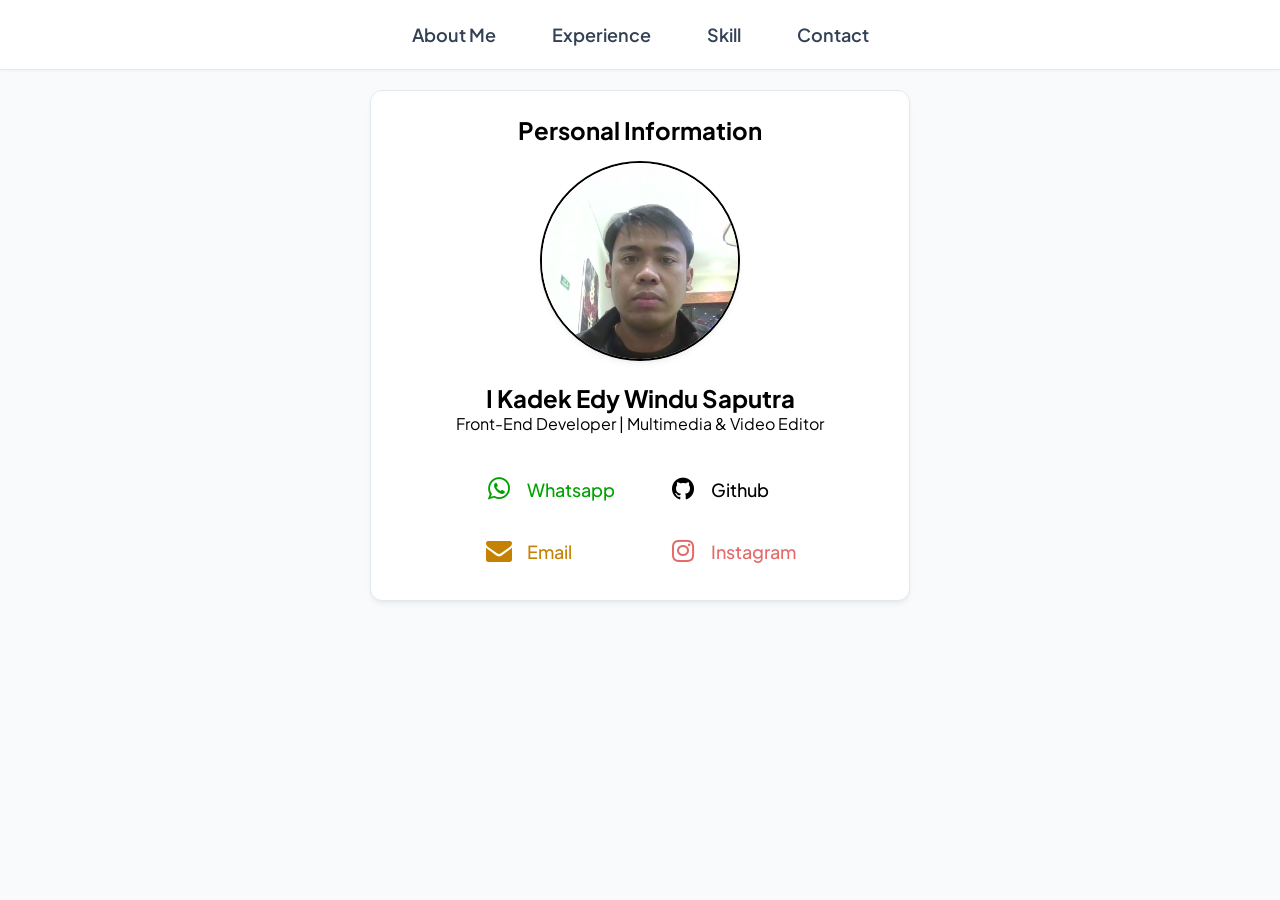
<file: TUGAS_3/index.html>
<!DOCTYPE html>
<html lang="en">
<head>
    <meta charset="UTF-8">
    <meta name="viewport" content="width=device-width, initial-scale=1.0">
    <title>Biodata Pribadi</title>
    <link rel="icon" href="">
    <link rel="stylesheet" href="https://cdnjs.cloudflare.com/ajax/libs/font-awesome/4.7.0/css/font-awesome.min.css">
    <link rel="preconnect" href="https://fonts.googleapis.com">
    <link rel="preconnect" href="https://fonts.gstatic.com" crossorigin>
    <link href="https://fonts.googleapis.com/css2?family=Plus+Jakarta+Sans:wght@400;500;600;700;800&display=swap" rel="stylesheet">
    <link rel="stylesheet" href="css/style.css">
    <style>
        body {
            font-family: 'Plus Jakarta Sans', -apple-system, BlinkMacSystemFont, "Segoe UI", Roboto, sans-serif;
            background-color: #f8fafc;
            display: flex;
            flex-direction: column;
            align-items: center;
            gap: 20px;
            min-height: 100vh;
        }
        section img {
            border: 2px solid black;
            width: 200px;
            height: 200px;
            object-fit: cover;
            border-radius: 50%;
            box-shadow: 0 4px 6px -1px rgba(0, 0, 0, 0.05), 0 2px 4px -2px rgba(0, 0, 0, 0.05);
            transition: 0.3s;
        }
        section img:hover {
            width: 230px;
            height: 230px;
            box-shadow: 0px 30px 100px 20px rgba(34, 100, 255, 0.10);
        }
        section table {
            min-width: 500px;
            min-height: 40px;
            padding: 4px 16px;
        }
        section table thead tr td{
            text-align: center;
        }
        .information-socialmedia {
            display: grid;
            grid-template-columns: 160px 160px; 
            column-gap: 24px;        /* Jarak celah di tengah */
            row-gap: 12px;           /* Jarak baris atas-bawah */
            justify-content: center; /* Posisikan grid tepat di tengah kartu */
            width: 100%;
            margin-top: 8px;
        }

        .information-socialmedia a {
            display: flex;
            align-items: center;
            gap: 12px;
            text-decoration: none;
            padding: 8px 14px;
            border-radius: 10px;
            border: 1px solid transparent;
            transition: all 0.25s ease;
        }

        .information-socialmedia a:hover {
            background-color: #f1f5f9;
            border-color: #e2e8f0;
            transform: translateY(-2px);
            box-shadow: 0 4px 10px rgba(0, 0, 0, 0.05);
        }

        .information-socialmedia a i {
            width: 32px;
            height: 32px;
            display: inline-flex;
            align-items: center;
            justify-content: center;
            font-size: 26px;
            flex-shrink: 0;
            text-align: center;
        }

        .information-socialmedia a span {
            font-size: 18px;
            font-weight: 500;
        }

        @media (max-width: 640px) {
            nav {
                padding: 12px 0;
                min-height: auto;
            }
            nav ul {
                gap: 0.5rem;
            }
            nav ul li a {
                font-size: 15px;
                padding: 6px 12px;
            }
        }
    </style>
</head>
<body>
    <nav>
        <ul>
            <li><a href="about.html">About Me</a></li>
            <li><a href="experience.html">Experience</a></li>
            <li><a href="skills.html">Skill</a></li>
            <li><a href="contact.html">Contact</a></li>
        </ul>
    </nav>
    <!-- Informasi Pribadi -->
    <section class="information-section">
        <h1>Personal Information</h1>
        <img src="assets/foto_pribadi.webp" alt="">
        <table>
            <thead>
                <tr>
                    <td colspan="3"><h2>
                        I Kadek Edy Windu Saputra</h2>Front-End Developer | Multimedia & Video Editor</td>
                    </tr>
                </thead>
        </table>
        <div class="information-socialmedia">
            <!-- WhatsApp -->
            <a href="https://whatsapp.com" target="_blank" rel="noopener noreferrer" style="color: rgb(0, 162, 0)">
                <i class="fa fa-whatsapp"></i>
                <span>Whatsapp</span>
            </a>
            <!-- GitHub -->
            <a href="https://github.com/edywinduu" target="_blank" rel="noopener noreferrer" style="color: black">
                <i class="fa fa-github" aria-hidden="true"></i>
                <span>Github</span>
            </a>
            <!-- Email -->
            <a href="mailto:edywindu7@gmail.com" style="color: rgb(197, 129, 2)">
                <i class="fa fa-envelope" aria-hidden="true"></i>
                <span>Email</span>
            </a>
            <!-- Instagram -->
            <a href="https://instagram.com/edywinduu" target="_blank" rel="noopener noreferrer" style="color: rgb(229,105,105)">
                <i class="fa fa-instagram" aria-hidden="true"></i>
                <span>Instagram</span>
            </a>
        </div>
    </section>
    <!-- <footer>
        @2026 Edy Windu. All Rights Reserved
    </footer> -->
</body>
</html>
</file>
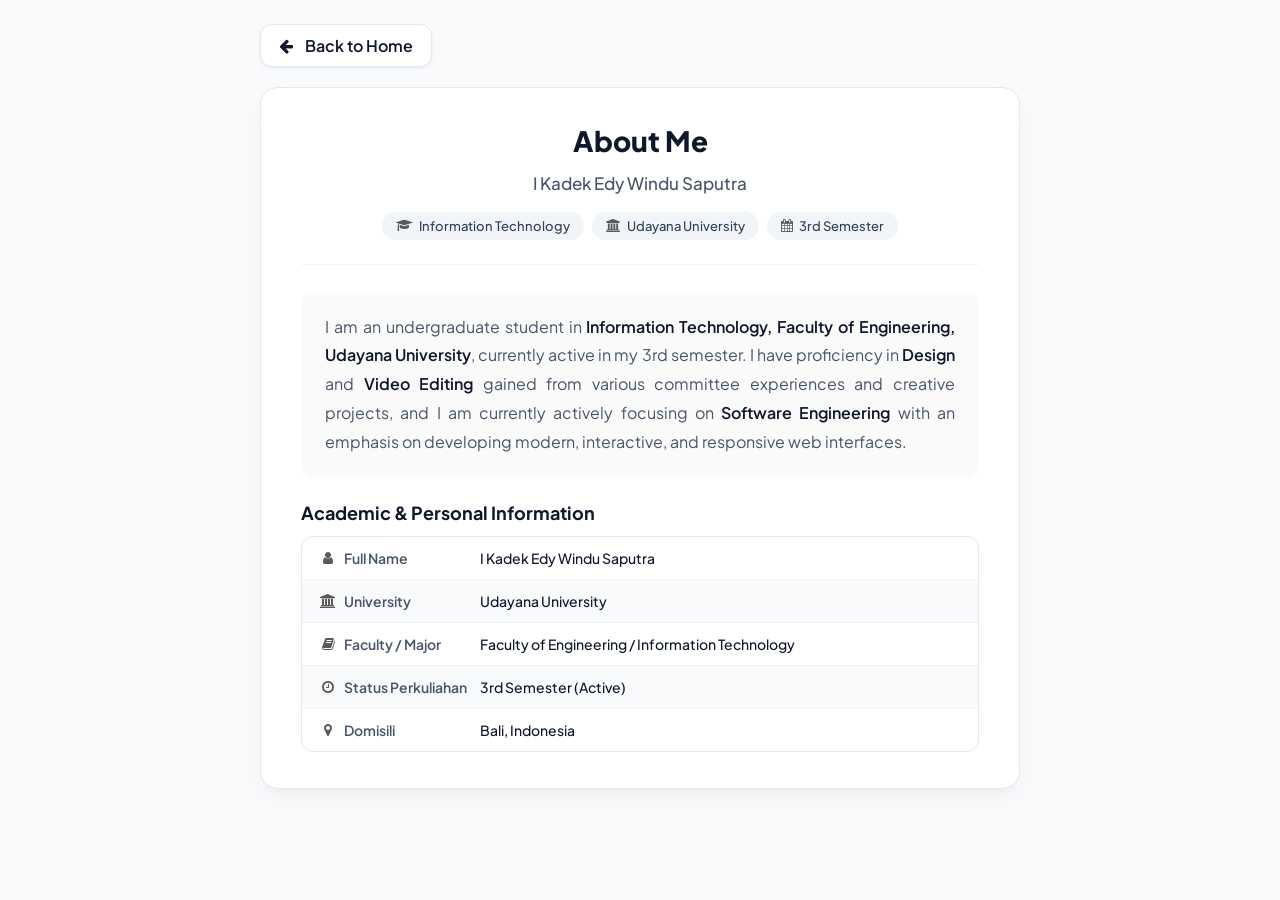
<file: TUGAS_3/about.html>
<!DOCTYPE html>
<html lang="id">
<head>
    <meta charset="UTF-8">
    <meta name="viewport" content="width=device-width, initial-scale=1.0">
    <title>About Me - I Kadek Edy Windu Saputra</title>
    <!-- Google Fonts & Font Awesome -->
    <link rel="preconnect" href="https://fonts.googleapis.com">
    <link rel="preconnect" href="https://fonts.gstatic.com" crossorigin>
    <link href="https://fonts.googleapis.com/css2?family=Plus+Jakarta+Sans:wght@400;500;600;700;800&display=swap" rel="stylesheet">
    <link rel="stylesheet" href="https://cdnjs.cloudflare.com/ajax/libs/font-awesome/4.7.0/css/font-awesome.min.css">
    <link rel="stylesheet" href="css/style.css">

    <style>
        body {
            font-family: 'Plus Jakarta Sans', -apple-system, BlinkMacSystemFont, "Segoe UI", Roboto, sans-serif;
            background-color: #f8fafc;
            color: var(--text-main);
            padding: 24px 20px 48px;
            display: flex;
            flex-direction: column;
            align-items: center;
            min-height: 100vh;
            gap: 20px;
        }
        /* About Section Card */
        section.about-section {
            background-color: var(--card-bg);
            border-radius: 18px;
            width: 100%;
            max-width: 100%;
            padding: 36px 40px;
            box-shadow: 0 10px 25px -5px rgba(0, 0, 0, 0.05), 0 8px 10px -6px rgba(0, 0, 0, 0.03);
            border: 1px solid var(--border-color);
            display: flex;
            flex-direction: column;
            align-items: center;
            gap: 28px;
            text-align: left;
        }

        /* Profile Header */
        .about-header {
            display: flex;
            flex-direction: column;
            align-items: center;
            text-align: center;
            gap: 14px;
            width: 100%;
            padding-bottom: 24px;
            border-bottom: 1px solid #f1f5f9;
        }

        .about-badge {
            display: inline-block;
            background-color: var(--primary-light);
            color: var(--primary);
            font-size: 13px;
            font-weight: 700;
            letter-spacing: 0.5px;
            text-transform: uppercase;
            padding: 4px 12px;
            border-radius: 20px;
            border: 1px solid #bfdbfe;
        }

        .about-header h1 {
            font-size: 28px;
            font-weight: 800;
            color: var(--text-main);
            margin: 0;
            line-height: 1.2;
        }

        .about-header h2 {
            font-size: 17px;
            font-weight: 500;
            color: var(--text-muted);
            margin: 0;
        }

        .meta-pills {
            display: flex;
            flex-wrap: wrap;
            justify-content: center;
            gap: 8px;
            margin-top: 4px;
        }

        .meta-pill {
            display: inline-flex;
            align-items: center;
            gap: 6px;
            font-size: 13px;
            color: #334155;
            background-color: #f1f5f9;
            padding: 6px 14px;
            border-radius: 20px;
            font-weight: 500;
        }

        .meta-pill i {
            color: var(--primary);
        }

        /* Bio Content */
        .about-body {
            width: 100%;
            display: flex;
            flex-direction: column;
            gap: 24px;
        }

        .bio-text {
            font-size: 16px;
            line-height: 1.8;
            color: var(--text-muted);
            text-align: justify;
            background: #fafafa;
            padding: 20px 24px;
            border-radius: 12px;
        }

        .bio-text b {
            color: var(--text-main);
            font-weight: 600;
        }

        .section-subtitle {
            font-size: 18px;
            font-weight: 700;
            color: var(--text-main);
            margin-bottom: 12px;
            display: flex;
            align-items: center;
            gap: 8px;
        }

        .section-subtitle i {
            color: var(--primary);
        }

        /* Quick Info Table / List */
        .info-table-container {
            width: 100%;
            background-color: #ffffff;
            border: 1px solid var(--border-color);
            border-radius: 12px;
            overflow: hidden;
        }

        .info-row {
            display: flex;
            padding: 12px 18px;
            border-bottom: 1px solid #f1f5f9;
            font-size: 14px;
        }

        .info-row:last-child {
            border-bottom: none;
        }

        .info-row:nth-child(even) {
            background-color: #f8fafc;
        }

        .info-label {
            width: 160px;
            font-weight: 600;
            color: var(--text-muted);
            display: flex;
            align-items: center;
            gap: 8px;
        }

        .info-label i {
            width: 16px;
            color: var(--primary);
            text-align: center;
        }

        .info-value {
            flex: 1;
            font-weight: 500;
            color: var(--text-main);
        }

        /* Navigation Buttons */
        .quick-nav {
            display: flex;
            flex-wrap: wrap;
            justify-content: center;
            gap: 12px;
            width: 100%;
            padding-top: 10px;
        }

        .nav-btn {
            display: inline-flex;
            align-items: center;
            gap: 8px;
            padding: 10px 18px;
            border-radius: 10px;
            font-size: 14px;
            font-weight: 600;
            text-decoration: none;
            color: var(--text-main);
            background-color: #f1f5f9;
            border: 1px solid var(--border-color);
            transition: var(--transition);
        }

        .nav-btn:hover {
            background-color: var(--primary);
            color: #ffffff;
            border-color: var(--primary);
            transform: translateY(-2px);
            box-shadow: 0 4px 12px rgba(37, 99, 235, 0.25);
        }

        .nav-btn.primary-action {
            background-color: var(--primary);
            color: #ffffff;
            border-color: var(--primary);
        }

        .nav-btn.primary-action:hover {
            background-color: #1d4ed8;
            border-color: #1d4ed8;
        }


        /* Responsive Breakpoints */
        @media (max-width: 680px) {
            section.about-section {
                padding: 24px 20px;
            }

            .focus-grid {
                grid-template-columns: 1fr;
            }

            .about-header h1 {
                font-size: 24px;
            }

            .info-row {
                flex-direction: column;
                gap: 4px;
            }

            .info-label {
                width: 100%;
            }

            .quick-nav {
                flex-direction: column;
            }

            .nav-btn {
                justify-content: center;
                width: 100%;
            }
        }
    </style>
</head>
<body>
    <div class="page-container">
        <a href="index.html" class="back-btn" title="Kembali ke Beranda">
            <i class="fa fa-arrow-left" aria-hidden="true"></i>
            <span>Back to Home</span>
        </a>
        <section class="about-section">
            <div class="about-header">
                <h1>About Me</h1>
                <h2>I Kadek Edy Windu Saputra</h2>
                <div class="meta-pills">
                    <span class="meta-pill"><i class="fa fa-graduation-cap"></i>Information Technology</span>
                    <span class="meta-pill"><i class="fa fa-university"></i> Udayana University</span>
                    <span class="meta-pill"><i class="fa fa-calendar"></i> 3rd Semester</span>
                </div>
            </div>

            <!-- Content -->
            <div class="about-body">
                <!-- About Me -->
                <p class="bio-text">
                    I am an undergraduate student in <b>Information Technology, Faculty of Engineering, Udayana University</b>, currently active in my 3rd semester. I have proficiency in <b>Design</b> and <b>Video Editing</b> gained from various committee experiences and creative projects, and I am currently actively focusing on <b>Software Engineering</b> with an emphasis on developing modern, interactive, and responsive web interfaces.
                </p>

                <!-- Academic & Personal Information -->
                <div>
                    <h2 class="section-subtitle">Academic & Personal Information
                    </h2>
                    <div class="info-table-container">
                        <div class="info-row">
                            <span class="info-label"><i class="fa fa-user"></i> Full Name</span>
                            <span class="info-value">I Kadek Edy Windu Saputra</span>
                        </div>
                        <div class="info-row">
                            <span class="info-label"><i class="fa fa-university"></i> University</span>
                            <span class="info-value">Udayana University</span>
                        </div>
                        <div class="info-row">
                            <span class="info-label"><i class="fa fa-book"></i> Faculty / Major</span>
                            <span class="info-value">Faculty of Engineering / Information Technology</span>
                        </div>
                        <div class="info-row">
                            <span class="info-label"><i class="fa fa-clock-o"></i> Status Perkuliahan</span>
                            <span class="info-value">3rd Semester (Active)</span>
                        </div>
                        <div class="info-row">
                            <span class="info-label"><i class="fa fa-map-marker"></i> Domisili</span>
                            <span class="info-value">Bali, Indonesia</span>
                        </div>
                    </div>
                </div>
            </div>
        </section>
    </div>
</body>
</html>
</file>
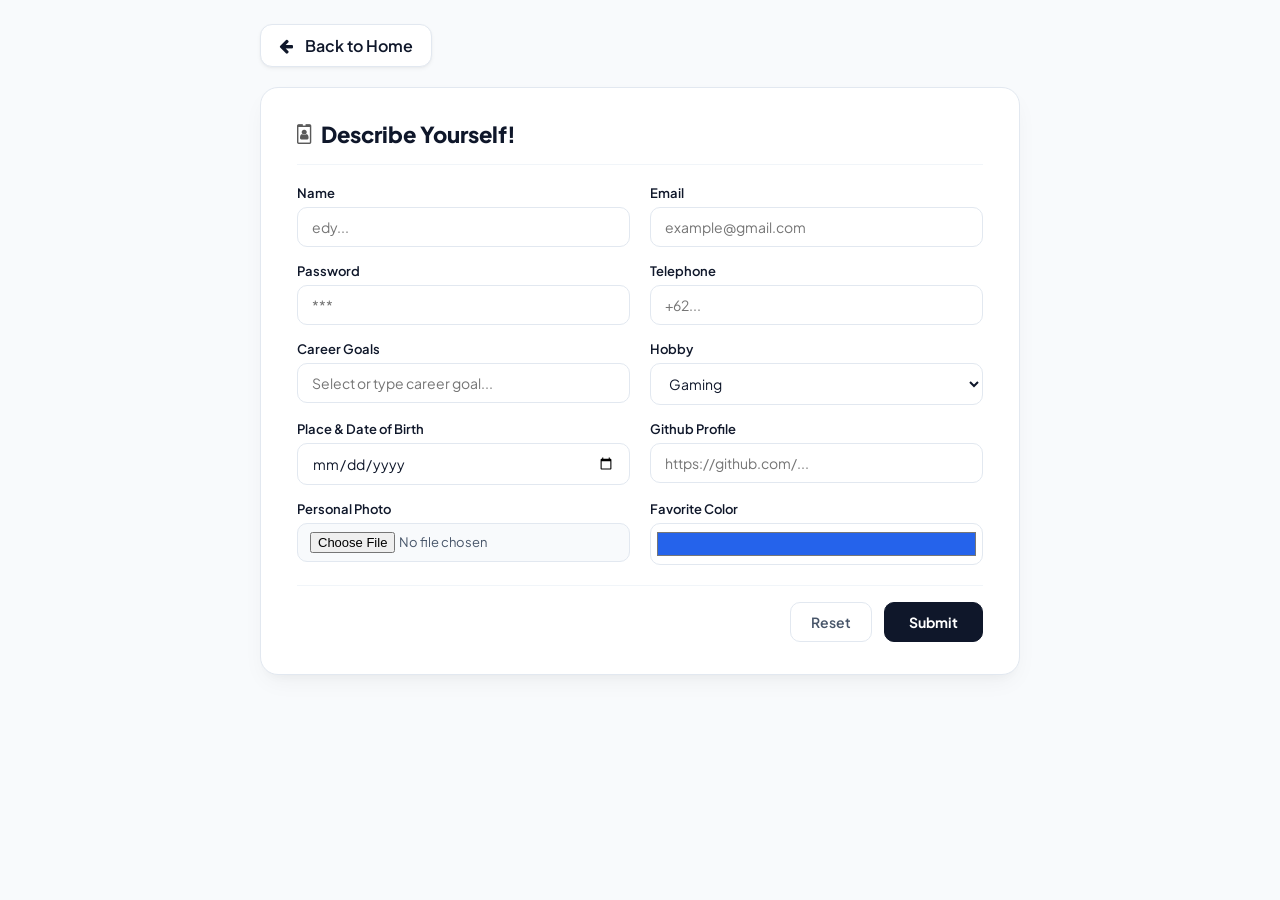
<file: TUGAS_3/contact.html>
<!DOCTYPE html>
<html lang="en">
<head>
    <meta charset="UTF-8">
    <meta name="viewport" content="width=device-width, initial-scale=1.0">
    <title>Contact - Describe Yourself</title>
    <!-- Google Fonts & Font Awesome -->
    <link rel="preconnect" href="https://fonts.googleapis.com">
    <link rel="preconnect" href="https://fonts.gstatic.com" crossorigin>
    <link href="https://fonts.googleapis.com/css2?family=Plus+Jakarta+Sans:wght@400;500;600;700;800&display=swap" rel="stylesheet">
    <link rel="stylesheet" href="https://cdnjs.cloudflare.com/ajax/libs/font-awesome/4.7.0/css/font-awesome.min.css">
    <link rel="stylesheet" href="css/style.css">

    <style>
        body {
            font-family: 'Plus Jakarta Sans', -apple-system, BlinkMacSystemFont, "Segoe UI", Roboto, sans-serif;
            background-color: #f8fafc;
            color: var(--text-main);
            padding: 24px 20px 48px;
            display: flex;
            flex-direction: column;
            align-items: center;
            min-height: 100vh;
            gap: 20px;
        }

        /* Section Container */
        section.contact-section {
            background-color: var(--card-bg);
            border-radius: 18px;
            width: 100%;
            max-width: 100%;
            padding: 32px 36px;
            box-shadow: 0 10px 25px -5px rgba(0, 0, 0, 0.05), 0 8px 10px -6px rgba(0, 0, 0, 0.03);
            border: 1px solid var(--border-color);
            display: flex;
            flex-direction: column;
            align-items: stretch;
            gap: 20px;
        }

        .section-title {
            font-size: 22px;
            font-weight: 800;
            color: var(--text-main);
            display: flex;
            align-items: center;
            gap: 10px;
            margin: 0;
            padding-bottom: 16px;
            border-bottom: 1px solid #f1f5f9;
        }

        .section-title i {
            color: var(--primary);
            font-size: 20px;
        }

        /* Form Layout */
        .contact-form {
            display: flex;
            flex-direction: column;
            gap: 20px;
            width: 100%;
        }

        .form-grid {
            display: grid;
            grid-template-columns: 1fr 1fr;
            gap: 16px 20px;
            width: 100%;
        }

        .form-group {
            display: flex;
            flex-direction: column;
            gap: 6px;
            width: 100%;
        }

        .form-group label {
            font-size: 13px;
            font-weight: 600;
            color: var(--text-main);
        }

        .form-group input[type="text"],
        .form-group input[type="email"],
        .form-group input[type="password"],
        .form-group input[type="tel"],
        .form-group input[type="date"],
        .form-group input[type="url"],
        .form-group select {
            width: 100%;
            padding: 10px 14px;
            font-size: 14px;
            font-family: inherit;
            color: var(--text-main);
            background-color: #ffffff;
            border: 1px solid var(--border-color);
            border-radius: 10px;
            outline: none;
            transition: var(--transition);
        }

        .form-group input[type="text"]:focus,
        .form-group input[type="email"]:focus,
        .form-group input[type="password"]:focus,
        .form-group input[type="tel"]:focus,
        .form-group input[type="date"]:focus,
        .form-group input[type="url"]:focus,
        .form-group select:focus {
            border-color: black;
        }

        .form-group input[type="file"] {
            width: 100%;
            padding: 8px 12px;
            font-size: 13px;
            font-family: inherit;
            color: var(--text-muted);
            background-color: #f8fafc;
            border: 1px solid var(--border-color);
            border-radius: 10px;
            outline: none;
            cursor: pointer;
            transition: var(--transition);
        }

        .form-group input[type="file"]:hover {
            border-color: black;
        }

        .form-group input[type="color"] {
            width: 100%;
            height: 42px;
            padding: 4px;
            background-color: #ffffff;
            border: 1px solid var(--border-color);
            border-radius: 10px;
            outline: none;
            cursor: pointer;
            transition: var(--transition);
        }

        .form-group input[type="color"]:hover {
            border-color: black;
        }

        /* Form Actions / Buttons */
        .form-actions {
            display: flex;
            justify-content: flex-end;
            align-items: center;
            gap: 12px;
            padding-top: 16px;
            border-top: 1px solid #f1f5f9;
            width: 100%;
        }

        .btn-submit {
            background-color: #0f172a;
            color: #ffffff;
            border: 1px solid #0f172a;
            padding: 10px 24px;
            border-radius: 10px;
            font-size: 14px;
            font-weight: 700;
            font-family: inherit;
            cursor: pointer;
            transition: var(--transition);
        }

        .btn-submit:hover {
            background-color: black;
            border-color: black;
            transform: scale(1.03);
        }

        .btn-reset {
            background-color: #ffffff;
            color: var(--text-muted);
            border: 1px solid var(--border-color);
            padding: 10px 20px;
            border-radius: 10px;
            font-size: 14px;
            font-weight: 600;
            font-family: inherit;
            cursor: pointer;
            transition: var(--transition);
        }

        .btn-reset:hover {
            background-color: #f1f5f9;
            color: var(--text-main);
            border-color: #cbd5e1;
        }

        @media (max-width: 680px) {
            section.contact-section {
                padding: 24px 20px;
            }

            .form-grid {
                grid-template-columns: 1fr;
            }

            .form-actions {
                flex-direction: column-reverse;
            }

            .btn-submit,
            .btn-reset {
                width: 100%;
                text-align: center;
            }
        }
    </style>
</head>
<body>
    <div class="page-container">
        <!-- Back Button -->
        <a href="index.html" class="back-btn" title="Back to Home">
            <i class="fa fa-arrow-left" aria-hidden="true"></i>
            <span>Back to Home</span>
        </a>

        <!-- Contact Section -->
        <section class="contact-section">
            <h1 class="section-title">
                <i class="fa fa-id-badge" aria-hidden="true"></i> Describe Yourself!
            </h1>

            <form action="" class="contact-form">
                <div class="form-grid">
                    <!-- Name -->
                    <div class="form-group">
                        <label for="name">Name</label>
                        <input type="text" name="name" id="name" placeholder="edy...">
                    </div>

                    <!-- Email -->
                    <div class="form-group">
                        <label for="email">Email</label>
                        <input type="email" name="email" id="email" placeholder="example@gmail.com">
                    </div>

                    <!-- Password -->
                    <div class="form-group">
                        <label for="passwd">Password</label>
                        <input type="password" name="passwd" id="passwd" placeholder="***">
                    </div>

                    <!-- Telephone -->
                    <div class="form-group">
                        <label for="telephone">Telephone</label>
                        <input type="tel" name="telephone" id="telephone" placeholder="+62...">
                    </div>

                    <!-- Career Goals -->
                    <div class="form-group">
                        <label for="career-goals-input">Career Goals</label>
                        <input type="text" list="career-goals" id="career-goals-input" name="career_goals" placeholder="Select or type career goal...">
                        <datalist id="career-goals">
                            <option value="Software Engineer">
                            <option value="Data Scientist">
                            <option value="Network Architect">
                            <option value="Game Developer">
                            <option value="Cybersecurity Analyst">
                            <option value="Aerospace Engineer">
                            <option value="Doctor">
                            <option value="Graphic Designer">
                            <option value="Financial Analyst">
                            <option value="Entrepreneur">
                        </datalist>
                    </div>

                    <!-- Hobby -->
                    <div class="form-group">
                        <label for="hobby">Hobby</label>
                        <select name="hobby" id="hobby">
                            <option value="Gaming">Gaming</option>
                            <option value="Running">Running</option>
                            <option value="Drawing">Drawing</option>
                            <option value="Coding">Coding</option>
                            <option value="Swimming">Swimming</option>
                        </select>
                    </div>

                    <!-- Place & Date of Birth -->
                    <div class="form-group">
                        <label for="birthday">Place & Date of Birth</label>
                        <input type="date" name="birthday" id="birthday">
                    </div>

                    <!-- Github Profile -->
                    <div class="form-group">
                        <label for="github">Github Profile</label>
                        <input type="url" name="github" id="github" placeholder="https://github.com/...">
                    </div>

                    <!-- Personal Photo -->
                    <div class="form-group">
                        <label for="file">Personal Photo</label>
                        <input type="file" name="file" id="file">
                    </div>

                    <!-- Favorite Color -->
                    <div class="form-group">
                        <label for="favorite-color">Favorite Color</label>
                        <input type="color" name="favorite_color" id="favorite-color" value="#2563eb">
                    </div>
                </div>

                <div class="form-actions">
                    <input type="reset" value="Reset" class="btn-reset">
                    <input type="submit" value="Submit" class="btn-submit">
                </div>
            </form>
        </section>
    </div>
</body>
</html>
</file>
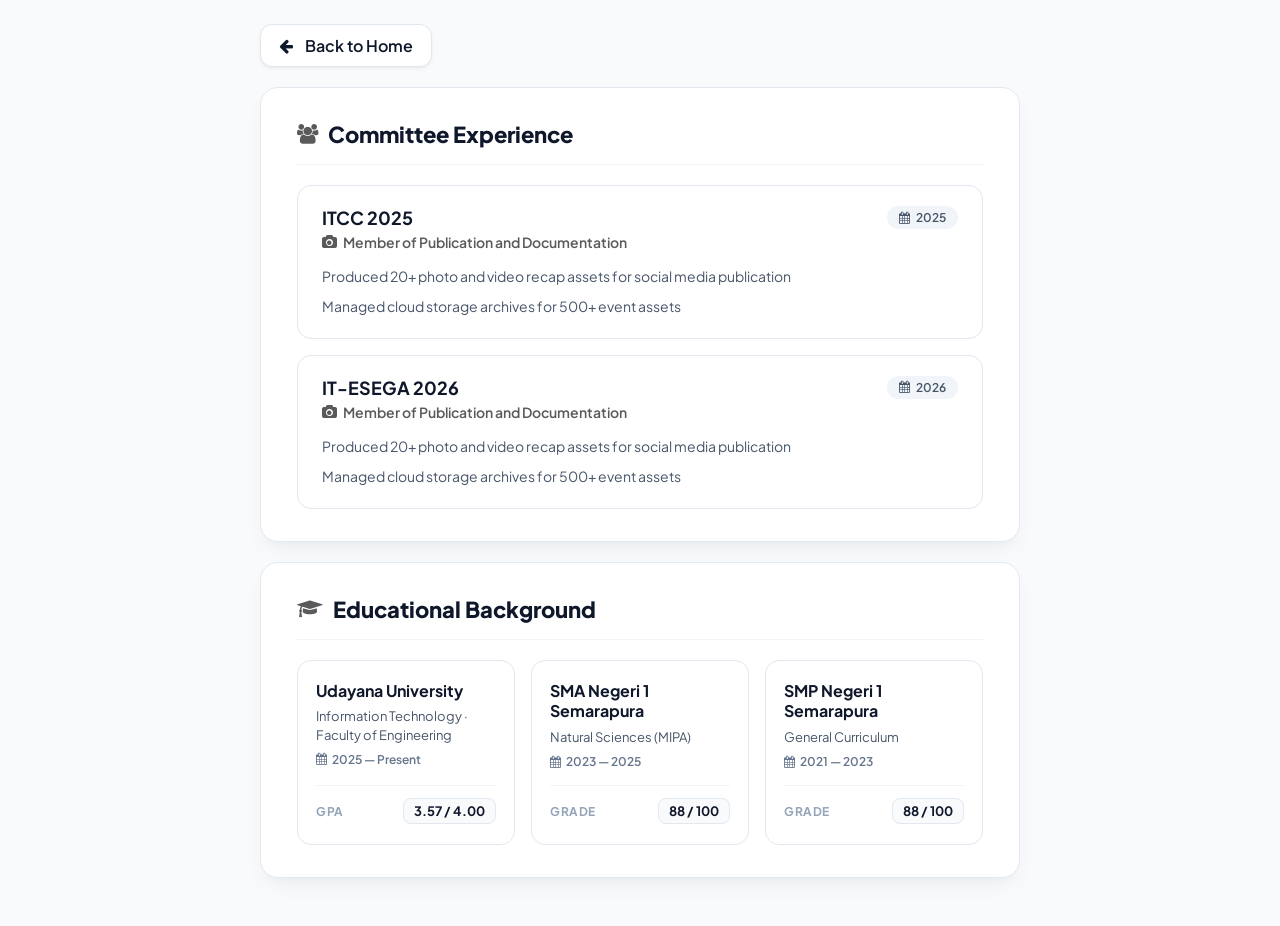
<file: TUGAS_3/experience.html>
<!DOCTYPE html>
<html lang="en">
<head>
    <meta charset="UTF-8">
    <meta name="viewport" content="width=device-width, initial-scale=1.0">
    <title>Experience</title>
    <!-- Google Fonts & Font Awesome -->
    <link rel="preconnect" href="https://fonts.googleapis.com">
    <link rel="preconnect" href="https://fonts.gstatic.com" crossorigin>
    <link href="https://fonts.googleapis.com/css2?family=Plus+Jakarta+Sans:wght@400;500;600;700;800&display=swap" rel="stylesheet">
    <link rel="stylesheet" href="https://cdnjs.cloudflare.com/ajax/libs/font-awesome/4.7.0/css/font-awesome.min.css">
    <link rel="stylesheet" href="css/style.css">

    <style>
        body {
            font-family: 'Plus Jakarta Sans', -apple-system, BlinkMacSystemFont, "Segoe UI", Roboto, sans-serif;
            background-color: #f8fafc;
            color: var(--text-main);
            padding: 24px 20px 48px;
            display: flex;
            flex-direction: column;
            align-items: center;
            min-height: 100vh;
            gap: 20px;
        }

        /* Section Containers */
        section.kepanitiaan-section,
        section.history-section {
            background-color: var(--card-bg);
            border-radius: 18px;
            width: 100%;
            max-width: 100%;
            padding: 32px 36px;
            box-shadow: 0 10px 25px -5px rgba(0, 0, 0, 0.05), 0 8px 10px -6px rgba(0, 0, 0, 0.03);
            border: 1px solid var(--border-color);
            display: flex;
            flex-direction: column;
            align-items: stretch;
            gap: 20px;
        }

        .section-title {
            font-size: 22px;
            font-weight: 800;
            color: var(--text-main);
            display: flex;
            align-items: center;
            gap: 10px;
            margin: 0;
            padding-bottom: 16px;
            border-bottom: 1px solid #f1f5f9;
        }

        .section-title i {
            color: var(--primary);
            font-size: 20px;
        }

        /* Committee Experience List & Cards */
        .kepanitiaan-list {
            display: flex;
            flex-direction: column;
            gap: 16px;
            width: 100%;
        }

        .kepanitiaan-card {
            background-color: #ffffff;
            border: 1px solid var(--border-color);
            border-radius: 14px;
            padding: 20px 24px;
            display: flex;
            flex-direction: column;
            gap: 14px;
            transition: var(--transition);
        }

        .kepanitiaan-card:hover {
            transform: scale(1.02);
            border-color: black;
        }

        .card-header {
            display: flex;
            justify-content: space-between;
            align-items: flex-start;
            gap: 12px;
            flex-wrap: wrap;
        }

        .card-header h2 {
            font-size: 18px;
            font-weight: 700;
            color: var(--text-main);
            margin: 0 0 4px 0;
        }

        .role-text {
            font-size: 14px;
            font-weight: 600;
            color: var(--primary);
            margin: 0;
            display: flex;
            align-items: center;
            gap: 6px;
        }

        .period-badge {
            font-size: 12px;
            font-weight: 600;
            color: #475569;
            background-color: #f1f5f9;
            padding: 4px 12px;
            border-radius: 20px;
            display: inline-flex;
            align-items: center;
            gap: 6px;
        }

        .task-list {
            list-style-type: none;
            padding: 0;
            margin: 0;
            display: flex;
            flex-direction: column;
            gap: 8px;
        }

        .task-list li {
            font-size: 14px;
            line-height: 1.6;
            color: var(--text-muted);
            display: flex;
            align-items: flex-start;
            gap: 10px;
        }

        .task-list li i {
            color: #10b981;
            font-size: 14px;
            margin-top: 4px;
            flex-shrink: 0;
        }

        /* Educational Background Grid & Cards */
        .education-grid {
            display: grid;
            grid-template-columns: repeat(3, 1fr);
            gap: 16px;
            width: 100%;
        }

        .education-card {
            background-color: #ffffff;
            border: 1px solid var(--border-color);
            border-radius: 14px;
            padding: 20px 18px;
            display: flex;
            flex-direction: column;
            justify-content: space-between;
            gap: 16px;
            transition: var(--transition);
        }

        .education-card:hover {
            transform: scale(1.03);
            border-color: black;
        }

        .edu-info {
            display: flex;
            flex-direction: column;
            gap: 6px;
        }

        .education-card h2 {
            font-size: 16px;
            font-weight: 700;
            color: var(--text-main);
            margin: 0;
            line-height: 1.3;
        }

        .edu-major {
            font-size: 13px;
            color: var(--text-muted);
            margin: 0;
            line-height: 1.4;
        }

        .edu-period {
            font-size: 12px;
            font-weight: 600;
            color: #64748b;
            display: inline-flex;
            align-items: center;
            gap: 5px;
            margin-top: 2px;
        }

        .grade-box {
            display: flex;
            justify-content: space-between;
            align-items: center;
            padding-top: 12px;
            border-top: 1px solid #f1f5f9;
        }

        .grade-label {
            font-size: 12px;
            font-weight: 700;
            color: #94a3b8;
            letter-spacing: 0.5px;
            text-transform: uppercase;
        }

        .grade-value {
            font-size: 13px;
            font-weight: 700;
            color: var(--text-main);
            background-color: #f8fafc;
            border: 1px solid #e2e8f0;
            padding: 4px 10px;
            border-radius: 8px;
        }

        @media (max-width: 680px) {
            section.kepanitiaan-section,
            section.history-section {
                padding: 24px 20px;
            }

            .education-grid {
                grid-template-columns: 1fr;
            }

            .card-header {
                flex-direction: column;
                gap: 8px;
            }
        }
    </style>
</head>
<body>
    <div class="page-container">
        <a href="index.html" class="back-btn" title="Kembali ke Beranda">
            <i class="fa fa-arrow-left" aria-hidden="true"></i>
            <span>Back to Home</span>
        </a>

        <!-- Committee Experience Section -->
        <section class="kepanitiaan-section">
            <h1 class="section-title">
                <i class="fa fa-users" aria-hidden="true"></i> Committee Experience
            </h1>
            <div class="kepanitiaan-list">
                <article class="kepanitiaan-card">
                    <div class="card-header">
                        <div>
                            <h2>ITCC 2025</h2>
                            <h3 class="role-text"><i class="fa fa-camera" aria-hidden="true"></i> Member of Publication and Documentation</h3>
                        </div>
                        <span class="period-badge"><i class="fa fa-calendar" aria-hidden="true"></i> 2025</span>
                    </div>
                    <ul class="task-list">
                        <li>
                            <span>Produced 20+ photo and video recap assets for social media publication</span>
                        </li>
                        <li>
                            <span>Managed cloud storage archives for 500+ event assets</span>
                        </li>
                    </ul>
                </article>

                <article class="kepanitiaan-card">
                    <div class="card-header">
                        <div>
                            <h2>IT-ESEGA 2026</h2>
                            <h3 class="role-text"><i class="fa fa-camera" aria-hidden="true"></i> Member of Publication and Documentation</h3>
                        </div>
                        <span class="period-badge"><i class="fa fa-calendar" aria-hidden="true"></i> 2026</span>
                    </div>
                    <ul class="task-list">
                        <li>
                            <span>Produced 20+ photo and video recap assets for social media publication</span>
                        </li>
                        <li>
                            <span>Managed cloud storage archives for 500+ event assets</span>
                        </li>
                    </ul>
                </article>
            </div>
        </section>

        <!-- Educational Background Section -->
        <section class="history-section">
            <h1 class="section-title">
                <i class="fa fa-graduation-cap" aria-hidden="true"></i> Educational Background
            </h1>
            <div class="education-grid">
                <article class="education-card">
                    <div class="edu-info">
                        <h2>Udayana University</h2>
                        <p class="edu-major">Information Technology · Faculty of Engineering</p>
                        <span class="edu-period"><i class="fa fa-calendar" aria-hidden="true"></i> 2025 — Present</span>
                    </div>
                    <div class="grade-box">
                        <span class="grade-label">GPA</span>
                        <strong class="grade-value">3.57 / 4.00</strong>
                    </div>
                </article>

                <article class="education-card">
                    <div class="edu-info">
                        <h2>SMA Negeri 1 Semarapura</h2>
                        <p class="edu-major">Natural Sciences (MIPA)</p>
                        <span class="edu-period"><i class="fa fa-calendar" aria-hidden="true"></i> 2023 — 2025</span>
                    </div>
                    <div class="grade-box">
                        <span class="grade-label">Grade</span>
                        <strong class="grade-value">88 / 100</strong>
                    </div>
                </article>

                <article class="education-card">
                    <div class="edu-info">
                        <h2>SMP Negeri 1 Semarapura</h2>
                        <p class="edu-major">General Curriculum</p>
                        <span class="edu-period"><i class="fa fa-calendar" aria-hidden="true"></i> 2021 — 2023</span>
                    </div>
                    <div class="grade-box">
                        <span class="grade-label">Grade</span>
                        <strong class="grade-value">88 / 100</strong>
                    </div>
                </article>
            </div>
        </section>
    </div>
</body>
</html>
</file>
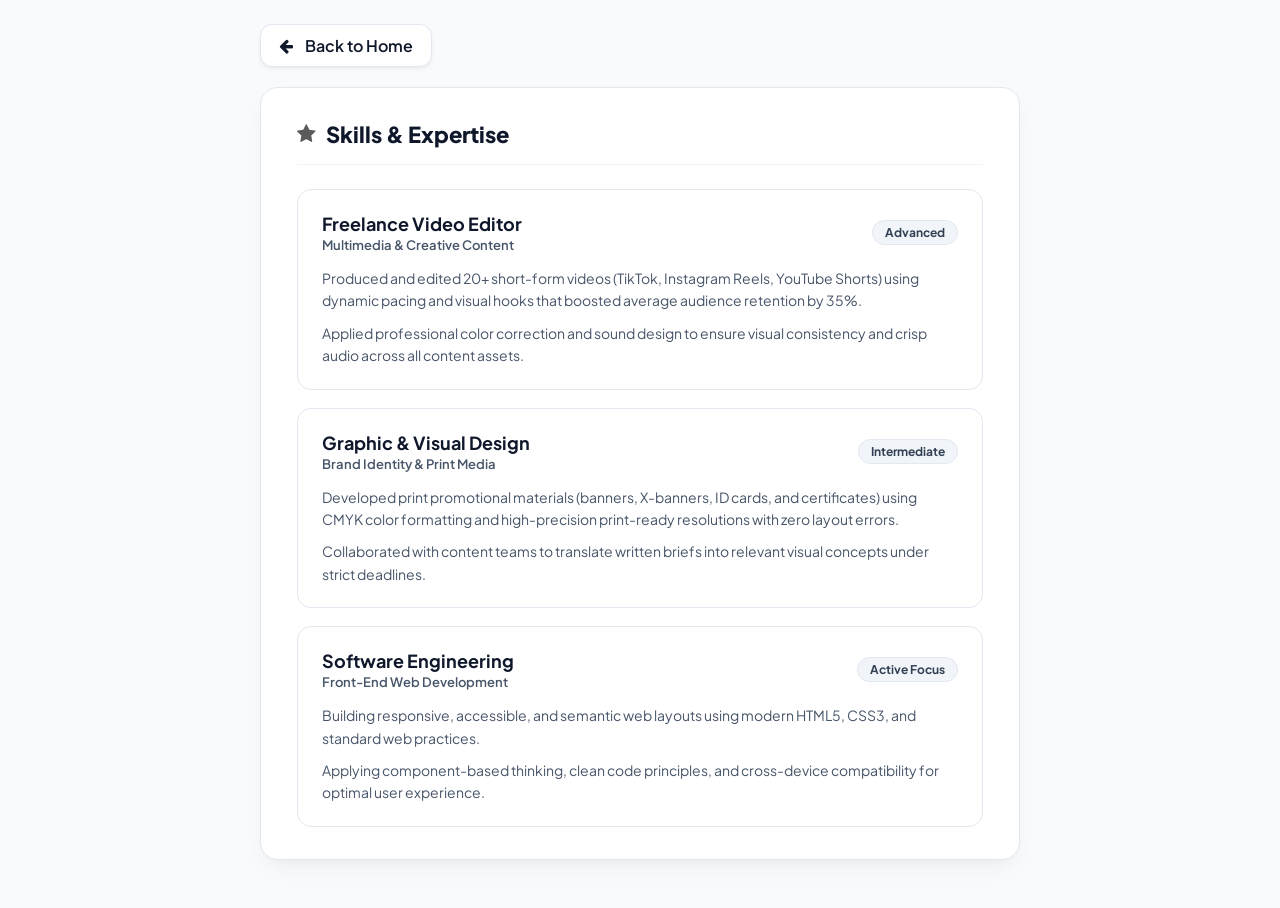
<file: TUGAS_3/skills.html>
<!DOCTYPE html>
<html lang="en">
<head>
    <meta charset="UTF-8">
    <meta name="viewport" content="width=device-width, initial-scale=1.0">
    <title>Skills - I Kadek Edy Windu Saputra</title>
    <!-- Google Fonts & Font Awesome -->
    <link rel="preconnect" href="https://fonts.googleapis.com">
    <link rel="preconnect" href="https://fonts.gstatic.com" crossorigin>
    <link href="https://fonts.googleapis.com/css2?family=Plus+Jakarta+Sans:wght@400;500;600;700;800&display=swap" rel="stylesheet">
    <link rel="stylesheet" href="https://cdnjs.cloudflare.com/ajax/libs/font-awesome/4.7.0/css/font-awesome.min.css">
    <link rel="stylesheet" href="css/style.css">

    <style>
        body {
            font-family: 'Plus Jakarta Sans', -apple-system, BlinkMacSystemFont, "Segoe UI", Roboto, sans-serif;
            background-color: #f8fafc;
            color: var(--text-main);
            padding: 24px 20px 48px;
            display: flex;
            flex-direction: column;
            align-items: center;
            min-height: 100vh;
            gap: 20px;
        }

        /* Section Container */
        section.skills-section {
            background-color: var(--card-bg);
            border-radius: 18px;
            width: 100%;
            max-width: 100%;
            padding: 32px 36px;
            box-shadow: 0 10px 25px -5px rgba(0, 0, 0, 0.05), 0 8px 10px -6px rgba(0, 0, 0, 0.03);
            border: 1px solid var(--border-color);
            display: flex;
            flex-direction: column;
            align-items: stretch;
            gap: 24px;
        }

        .section-title {
            font-size: 22px;
            font-weight: 800;
            color: var(--text-main);
            display: flex;
            align-items: center;
            gap: 10px;
            margin: 0;
            padding-bottom: 16px;
            border-bottom: 1px solid #f1f5f9;
        }

        .section-title i {
            color: var(--primary);
            font-size: 20px;
        }

        /* Skills Cards List */
        .skills-list {
            display: flex;
            flex-direction: column;
            gap: 18px;
            width: 100%;
        }

        .skill-card {
            background-color: #ffffff;
            border: 1px solid var(--border-color);
            border-radius: 14px;
            padding: 22px 24px;
            display: flex;
            flex-direction: column;
            gap: 14px;
            transition: var(--transition);
        }

        .skill-card:hover {
            transform: scale(1.02);
            border-color: black;
        }

        .skill-header {
            display: flex;
            justify-content: space-between;
            align-items: center;
            flex-wrap: wrap;
            gap: 12px;
        }

        .skill-title-group {
            display: flex;
            align-items: center;
            gap: 14px;
        }

        .skill-icon {
            width: 44px;
            height: 44px;
            border-radius: 12px;
            display: flex;
            align-items: center;
            justify-content: center;
            font-size: 20px;
            flex-shrink: 0;
        }

        .skill-header h2 {
            font-size: 18px;
            font-weight: 700;
            color: var(--text-main);
            margin: 0 0 2px 0;
        }

        .skill-category {
            font-size: 13px;
            font-weight: 600;
            color: var(--text-muted);
            margin: 0;
        }

        .skill-badge {
            font-size: 12px;
            font-weight: 700;
            padding: 4px 12px;
            border-radius: 20px;
            background-color: #f1f5f9;
            color: #334155;
            border: 1px solid #e2e8f0;
        }

        .skill-bullets {
            list-style: none;
            padding: 0;
            margin: 0;
            display: flex;
            flex-direction: column;
            gap: 10px;
        }

        .skill-bullets li {
            font-size: 14px;
            line-height: 1.6;
            color: var(--text-muted);
            display: flex;
            align-items: flex-start;
            gap: 10px;
        }

        .skill-bullets li i {
            color: #10b981;
            font-size: 14px;
            margin-top: 4px;
            flex-shrink: 0;
        }

        @media (max-width: 680px) {
            section.skills-section {
                padding: 24px 20px;
            }

            .tools-grid {
                grid-template-columns: 1fr;
            }

            .skill-header {
                flex-direction: column;
                align-items: flex-start;
                gap: 8px;
            }
        }
    </style>
</head>
<body>
    <div class="page-container">
        <!-- Tombol Kembali -->
        <a href="index.html" class="back-btn" title="Kembali ke Beranda">
            <i class="fa fa-arrow-left" aria-hidden="true"></i>
            <span>Back to Home</span>
        </a>

        <!-- Skills Section -->
        <section class="skills-section">
            <h1 class="section-title">
                <i class="fa fa-star" aria-hidden="true"></i> Skills & Expertise
            </h1>

            <div class="skills-list">
                <!-- Freelance Video Editor -->
                <article class="skill-card">
                    <div class="skill-header">
                        <div class="skill-title-group">
                            <div>
                                <h2>Freelance Video Editor</h2>
                                <p class="skill-category">Multimedia & Creative Content</p>
                            </div>
                        </div>
                        <span class="skill-badge">Advanced</span>
                    </div>

                    <ul class="skill-bullets">
                        <li>
                            <span>Produced and edited 20+ short-form videos (TikTok, Instagram Reels, YouTube Shorts) using dynamic pacing and visual hooks that boosted average audience retention by 35%.</span>
                        </li>
                        <li>
                            <span>Applied professional color correction and sound design to ensure visual consistency and crisp audio across all content assets.</span>
                        </li>
                    </ul>
                </article>

                <!-- Graphic & Visual Design -->
                <article class="skill-card">
                    <div class="skill-header">
                        <div class="skill-title-group">
                            <div    >
                                <h2>Graphic & Visual Design</h2>
                                <p class="skill-category">Brand Identity & Print Media</p>
                            </div>
                        </div>
                        <span class="skill-badge">Intermediate</span>
                    </div>

                    <ul class="skill-bullets">
                        <li>
                            <span>Developed print promotional materials (banners, X-banners, ID cards, and certificates) using CMYK color formatting and high-precision print-ready resolutions with zero layout errors.</span>
                        </li>
                        <li>
                            <span>Collaborated with content teams to translate written briefs into relevant visual concepts under strict deadlines.</span>
                        </li>
                    </ul>
                </article>

                <!-- Software Engineering / Web Development -->
                <article class="skill-card">
                    <div class="skill-header">
                        <div class="skill-title-group">
                            <div>
                                <h2>Software Engineering</h2>
                                <p class="skill-category">Front-End Web Development</p>
                            </div>
                        </div>
                        <span class="skill-badge">Active Focus</span>
                    </div>

                    <ul class="skill-bullets">
                        <li>
                            <span>Building responsive, accessible, and semantic web layouts using modern HTML5, CSS3, and standard web practices.</span>
                        </li>
                        <li>
                            <span>Applying component-based thinking, clean code principles, and cross-device compatibility for optimal user experience.</span>
                        </li>
                    </ul>
                </article>
            </div>
        </section>
    </div>
</body>
</html>
</file>
<file: TUGAS_3/css/style.css>
*{
    padding: 0;
    margin: 0;
    box-sizing: border-box;
}
:root {
    --primary: rgb(90, 90, 90);
    --primary-light: #eff6ff;
    --text-main: #0f172a;
    --text-muted: #475569;
    --card-bg: #ffffff;
    --border-color: #e2e8f0;
    --transition: all 0.25s cubic-bezier(0.4, 0, 0.2, 1);
}
html, body{
    width: 100%;
    overflow-x: hidden;
}
section {
    background-color: #ffffff;
    border-radius: 12px;
    width: 100%;
    max-width: 60vh;
    height: 100%;
    padding: 24px 32px;
    box-shadow: 0 4px 6px -1px rgba(0, 0, 0, 0.05), 0 2px 4px -2px rgba(0, 0, 0, 0.05);
    border: 1px solid #e2e8f0;
    display: flex;
    flex-direction: column;
    align-items: center;
    gap: 16px;
}
.page-container {
    width: 100%;
    max-width: 760px;
    display: flex;
    flex-direction: column;
    gap: 20px;
}
nav {
    padding: 16px 0;
    background-color: white;
    border-bottom: 1px solid #e5e7eb;
    min-height: 70px;
    display: flex;
    justify-content: center;
    align-items: center;       
    width: 100%;
    position: sticky;
    top: 0;
    z-index: 100;
    box-shadow: 0 1px 3px 0 rgba(0, 0, 0, 0.04);
}
nav ul {
    display: flex;
    justify-content: center;
    align-items: center;
    gap: 1.5rem;
    list-style: none;     
    margin: 0;
    padding: 0 16px;
    flex-wrap: wrap;
}
nav ul li {
  display: flex;
  align-items: center;
}

nav ul li a {
  text-decoration: none;
  font-size: 18px;
  font-weight: 600;
  color: #334155;
  line-height: 1;
  display: inline-flex;
  align-items: center;
  padding: 8px 16px;
  border-radius: 8px;
  transition: all 0.2s ease;
}

nav ul li a:hover {
    text-decoration: underline;
    background-color: #f1f5f9;
    transform: scale(1.1);
}

h1 h2 h3 {
    text-align: center;
}
.back-btn {
    font-size: 16px;
    font-weight: 600;
    background-color: #ffffff;
    border-radius: 12px;
    width: fit-content;
    padding: 10px 18px;
    box-shadow: 0 2px 4px rgba(0, 0, 0, 0.04), 0 1px 2px rgba(0, 0, 0, 0.03);
    border: 1px solid var(--border-color);
    display: inline-flex;
    flex-direction: row;
    align-items: center;
    gap: 12px;
    text-decoration: none;
    color: var(--text-main);
    transition: var(--transition);
}

.back-btn i {
    transition: var(--transition);
}

.back-btn:hover {
    background-color: #ffffff;
    border-color: #cbd5e1;
    box-shadow: 0 4px 12px rgba(0, 0, 0, 0.08);
    transform: translateX(-3px);
    color: var(--primary);
}

.back-btn:hover i {
    transform: translateX(-3px);
}
</file>
